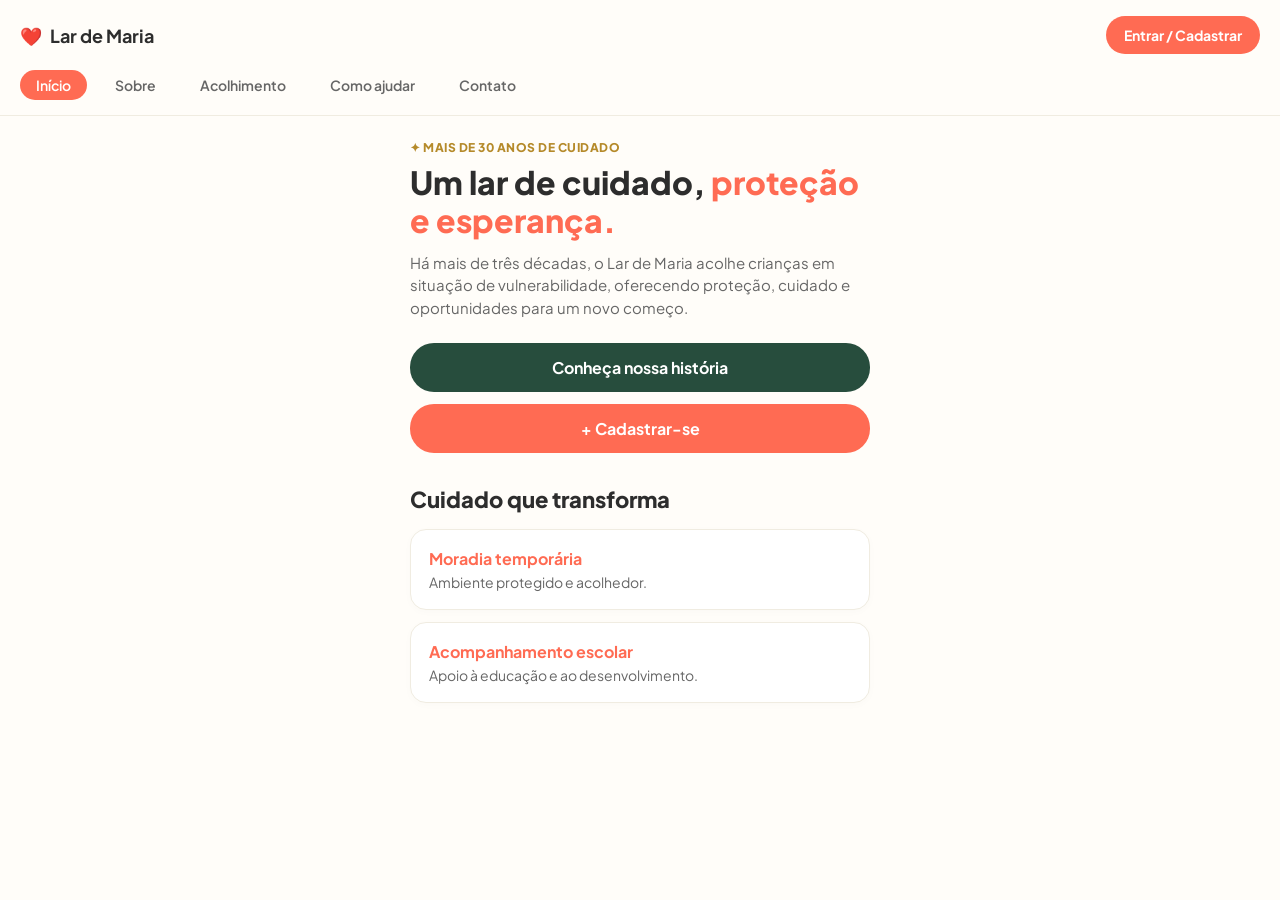
<file: index.html>
<!DOCTYPE html>
<html lang="pt-br">
<head>
    <meta charset="UTF-8">
    <meta name="viewport" content="width=device-width, initial-scale=1.0">
    <title>Lar de Maria</title>
    <link rel="stylesheet" href="estilo.css">
    <link href="https://fonts.googleapis.com/css2?family=Plus+Jakarta+Sans:wght@400;600;700;800&display=swap" rel="stylesheet">
</head>
<body>

    <header id="topo">
        <div class="logo">
            <span class="coracao">❤️</span>
            <strong>Lar de Maria</strong>
        </div>
        <label for="check-modal" class="btn-coral-nav">Entrar / Cadastrar</label>
    </header>

    <nav id="menu">
        <a href="#inicio" class="item-menu active">Início</a>
        <a href="#sobre" class="item-menu">Sobre</a>
        <a href="#acolhimento" class="item-menu">Acolhimento</a>
        <a href="#ajudar" class="item-menu">Como ajudar</a>
        <a href="#agendar" class="item-menu">Contato</a>
    </nav>

    <main id="conteudo">

        <section id="inicio" class="pagina">
            <div class="tag-sub">✦ MAIS DE 30 ANOS DE CUIDADO</div>
            <h1 class="titulo-principal">Um lar de cuidado, <span class="destaque-coral">proteção e esperança.</span></h1>
            <p class="descricao">Há mais de três décadas, o Lar de Maria acolhe crianças em situação de vulnerabilidade, oferecendo proteção, cuidado e oportunidades para um novo começo.</p>
            
            <div class="botoes-grupo">
                <a href="#sobre" class="btn-verde-escuro">Conheça nossa história</a>
                <label for="check-modal" id="btn-cadastrar-home" class="btn-coral">+ Cadastrar-se</label>
            </div>

            <div class="secao-subcards">
                <h2 class="subtitulo">Cuidado que transforma</h2>
                <div class="card-suave">
                    <h4>Moradia temporária</h4>
                    <p>Ambiente protegido e acolhedor.</p>
                </div>
                <div class="card-suave">
                    <h4>Acompanhamento escolar</h4>
                    <p>Apoio à educação e ao desenvolvimento.</p>
                </div>
            </div>
        </section>

        <section id="sobre" class="pagina">
            <div class="tag-sub">✦ NOSSA TRAJETÓRIA</div>
            <h1 class="titulo-principal">Nossa <span class="destaque-coral">história</span></h1>
            <p class="descricao">O Lar de Maria foi fundado por Maria Salete Rodrigues Santana e, ao longo de mais de três décadas, ampliou sua estrutura no bairro de Jardim Massangana.</p>
            <div class="card-foto">
                <div class="badge-foto">Atividade cultural</div>
            </div>
        </section>

        <section id="acolhimento" class="pagina">
            <div class="tag-sub">✦ COMO FUNCIONA</div>
            <h1 class="titulo-principal">O <span class="destaque-coral">acolhimento</span></h1>
            <p class="descricao">O atendimento é voltado principalmente a crianças de 0 a 12 anos incompletos em situação de risco e vulnerabilidade.</p>

            <h2 class="subtitulo">Cuidado integral no dia a dia</h2>
            <div class="lista-cards">
                <div class="card-suave">
                    <h4>Moradia e proteção</h4>
                    <p>Ambiente seguro e acolhedor.</p>
                </div>
                <div class="card-suave">
                    <h4>Alimentação</h4>
                    <p>Refeições e cuidados adequados.</p>
                </div>
                <div class="card-suave">
                    <h4>Educação</h4>
                    <p>Acompanhamento escolar.</p>
                </div>
                <div class="card-suave">
                    <h4>Saúde e apoio</h4>
                    <p>Cuidados de saúde e suporte psicossocial.</p>
                </div>
            </div>
        </section>

        <section id="ajudar" class="pagina">
            <div class="tag-sub">✦ FAÇA A DIFERENÇA</div>
            <h1 class="titulo-principal">Como você pode <span class="destaque-coral">ajudar</span></h1>
            <p class="descricao">O apoio de doadores e voluntários ajuda a manter o acolhimento e os cuidados oferecidos pelo Lar de Maria.</p>

            <div class="lista-cards">
                <a href="#apadrinhar" class="card-suave link-card">
                    <span class="emoji-card">💛</span>
                    <div>
                        <h4>Apadrinhar uma criança</h4>
                        <p>Crie um vínculo afetivo especial</p>
                    </div>
                </a>
                <a href="#agendar" class="card-suave link-card">
                    <span class="emoji-card">📅</span>
                    <div>
                        <h4>Agendar uma visita</h4>
                        <p>Venha conhecer o Lar de Maria</p>
                    </div>
                </a>
                <div class="card-suave link-card">
                    <span class="emoji-card">🎁</span>
                    <div>
                        <h4>Fazer uma doação</h4>
                        <p>PIX ou doação de itens</p>
                    </div>
                </div>
            </div>

            <div class="card-banner-orange">
                <div class="tag-sub-white">✦ VOLUNTÁRIOS</div>
                <h3>Junte-se à nossa rede</h3>
                <p>Visitantes, educadores, prestadores de serviço, profissionais de saúde — toda forma de ajuda é bem-vinda.</p>
            </div>
        </section>

        <section id="apadrinhar" class="pagina">
            <div class="tag-sub">✦ TRANSFORME UMA VIDA</div>
            <h1 class="titulo-principal">Solicitar <span class="destaque-coral">apadrinhamento</span></h1>
            <p class="descricao">O apadrinhamento afetivo cria um vínculo especial, oferecendo atenção e presença nas datas importantes.</p>

            <h2 class="subtitulo">Crianças disponíveis</h2>
            <div class="card-crianca">
                <div class="avatar-box">S</div>
                <div class="info-crianca">
                    <h3>Sofia <span class="badge-idade">6 anos</span></h3>
                    <p>Adora dançar e desenhar. Muito carinhosa e alegre.</p>
                    <div class="tags-hobbies">
                        <span>Dança</span>
                        <span>Desenho</span>
                    </div>
                    <label for="check-modal" class="btn-verde-block">Solicitar apadrinhamento</label>
                </div>
            </div>
        </section>

        <section id="agendar" class="pagina">
            <div class="tag-sub">✦ VENHA NOS CONHECER</div>
            <h1 class="titulo-principal">Agendar <span class="destaque-coral">visita</span></h1>
            <p class="descricao">Escolha uma data e horário disponíveis. Domingos e datas passadas não estão disponíveis.</p>

            <div class="card-bloqueado">
                <span class="icone-tranca">🔐</span>
                <h3>Login necessário</h3>
                <p>Para agendar uma visita, você precisa estar logado.</p>
                <label for="check-modal" class="btn-coral-block">Entrar / Cadastrar-se</label>
            </div>
        </section>

    </main>

    <input type="checkbox" id="check-modal" style="display: none;">
    <div id="janela-modal">
        <div class="conteudo-modal">
            
            <input type="radio" name="aba-modal" id="tab-login" checked style="display: none;">
            <input type="radio" name="aba-modal" id="tab-cadastro" style="display: none;">

            <div class="modal-abas">
                <label for="tab-login" class="aba-item label-login">Entrar</label>
                <label for="tab-cadastro" class="aba-item label-cadastro">Cadastrar</label>
            </div>

            <div class="form-secao form-login">
                <h2>Acesse sua conta</h2>
                <p>Digite seus dados para continuar</p>
                <input id="loginemail" type="email" placeholder="Digite seu e-mail" class="campo-input">
                <input id="loginsenha" type="password" placeholder="Digite sua senha" class="campo-input">
                <button type="button" class="btn-coral-block" onclick="fazerlogin()">Entrar</button>
            </div>

            <div class="form-secao form-cadastro">
                <h2>Crie sua conta</h2>
                <p>Preencha os dados abaixo</p>
                <input id="cadastronome" type="text" placeholder="Nome completo" class="campo-input">
                <input id="cadastroemail" type="email" placeholder="Digite seu e-mail" class="campo-input">
                <input id="cadastrosenha" type="password" placeholder="Crie uma senha" class="campo-input">
                <button type="button" class="btn-coral-block" onclick="confirmarcadastro()">Cadastrar</button>
            </div>

            <label for="check-modal" class="btn-fechar">Fechar</label>

            <script type="module" src="script.js"></script>
        </div>
    </div>

</body>
</html>
</file>
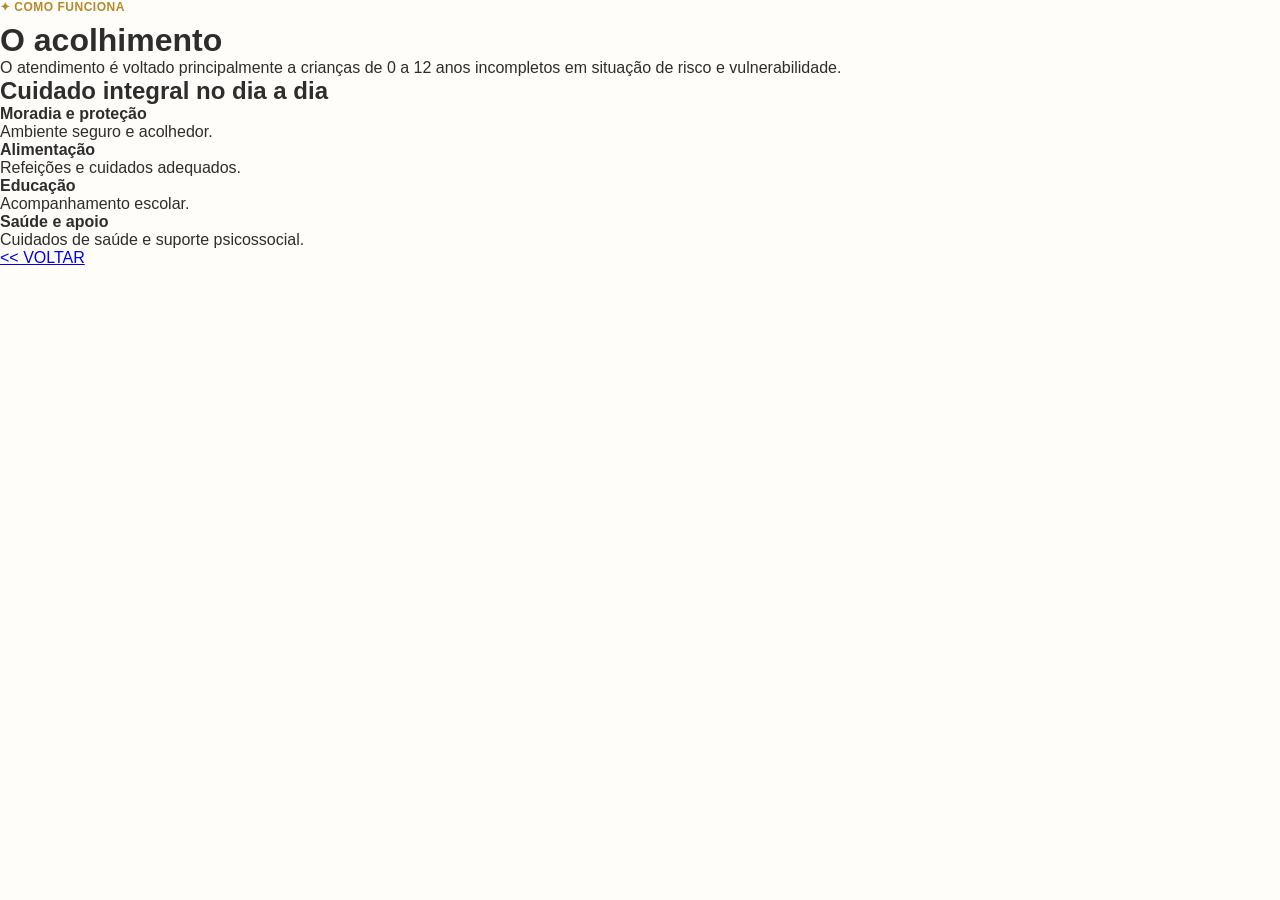
<file: acolhimento.html>
<!DOCTYPE html>
<html lang="pt-br">
<head>
    <meta charset="UTF-8">
    <meta name="viewport" content="width=device-width, initial-scale=1.0">
    <title>Acolhimento - Lar de Maria</title>
    <link rel="stylesheet" href="estilo.css">
</head>
<body>
    <div class="tag-sub">✦ COMO FUNCIONA</div>
    <h1>O <span>acolhimento</span></h1>
    <p>O atendimento é voltado principalmente a crianças de 0 a 12 anos incompletos em situação de risco e vulnerabilidade.</p>

    <h2>Cuidado integral no dia a dia</h2>
    <div>
        <div>
            <h4>Moradia e proteção</h4>
            <p>Ambiente seguro e acolhedor.</p>
        </div>
        <div>
            <h4>Alimentação</h4>
            <p>Refeições e cuidados adequados.</p>
        </div>
        <div>
            <h4>Educação</h4>
            <p>Acompanhamento escolar.</p>
        </div>
        <div>
            <h4>Saúde e apoio</h4>
            <p>Cuidados de saúde e suporte psicossocial.</p>
        </div>
    </div>

    <a href="index.html">&lt;&lt; VOLTAR</a>
</body>
</html>
</file>
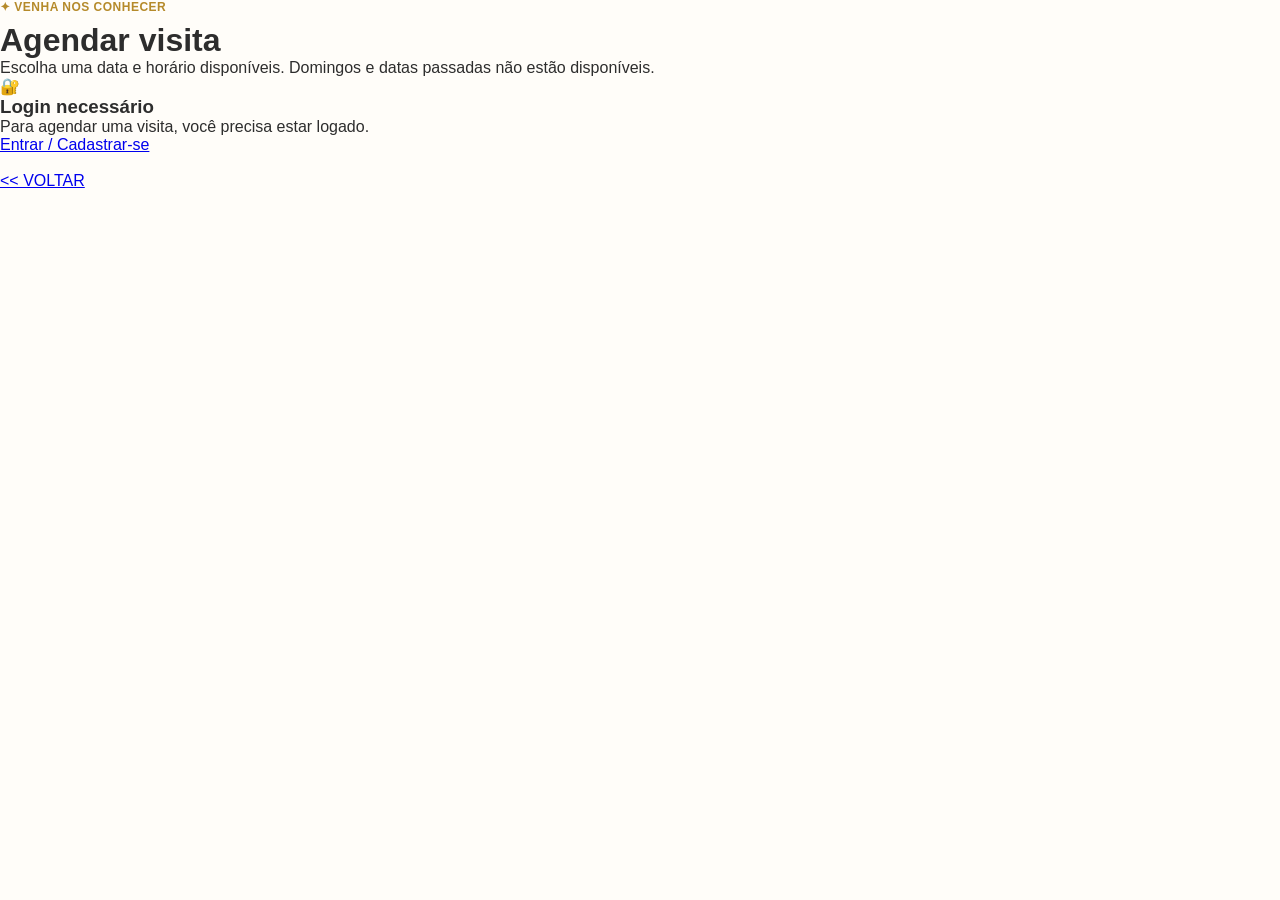
<file: agendar.html>
<!DOCTYPE html>
<html lang="pt-br">
<head>
    <meta charset="UTF-8">
    <meta name="viewport" content="width=device-width, initial-scale=1.0">
    <title>Agendar Visita - Lar de Maria</title>
    <link rel="stylesheet" href="estilo.css">
</head>
<body>
    <div class="tag-sub">✦ VENHA NOS CONHECER</div>
    <h1>Agendar <span>visita</span></h1>
    <p>Escolha uma data e horário disponíveis. Domingos e datas passadas não estão disponíveis.</p>

    <div>
        <span>🔐</span>
        <h3>Login necessário</h3>
        <p>Para agendar uma visita, você precisa estar logado.</p>
        <a href="index.html">Entrar / Cadastrar-se</a>
    </div>

    <br>
    <a href="index.html">&lt;&lt; VOLTAR</a>
</body>
</html>
</file>
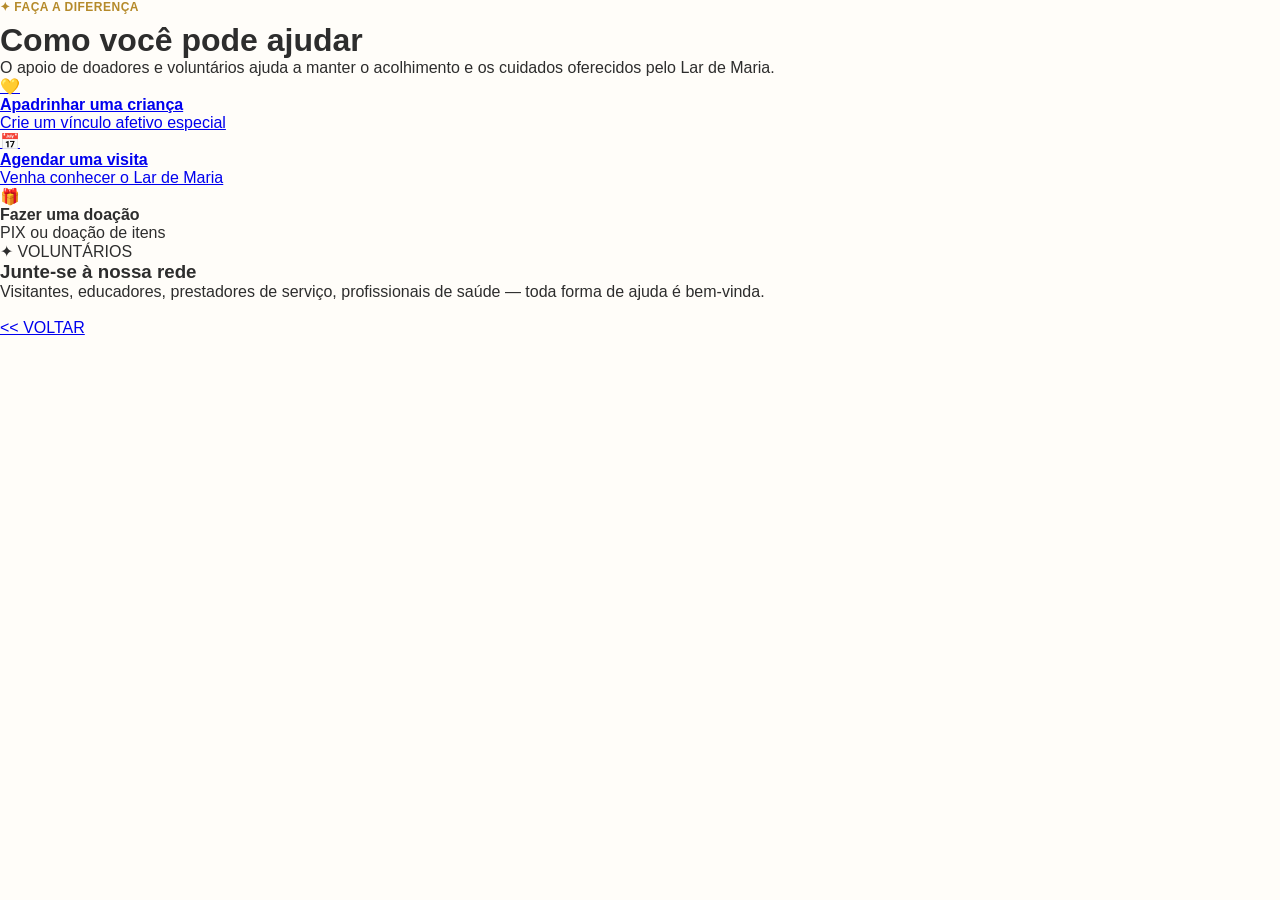
<file: ajudar.html>
<!DOCTYPE html>
<html lang="pt-br">
<head>
    <meta charset="UTF-8">
    <meta name="viewport" content="width=device-width, initial-scale=1.0">
    <title>Como Ajudar - Lar de Maria</title>
    <link rel="stylesheet" href="estilo.css">
</head>
<body>
    <div class="tag-sub">✦ FAÇA A DIFERENÇA</div>
    <h1>Como você pode <span>ajudar</span></h1>
    <p>O apoio de doadores e voluntários ajuda a manter o acolhimento e os cuidados oferecidos pelo Lar de Maria.</p>

    <div>
        <a href="apadrinhar.html">
            <span>💛</span>
            <div>
                <h4>Apadrinhar uma criança</h4>
                <p>Crie um vínculo afetivo especial</p>
            </div>
        </a>

        <a href="agendar.html">
            <span>📅</span>
            <div>
                <h4>Agendar uma visita</h4>
                <p>Venha conhecer o Lar de Maria</p>
            </div>
        </a>

        <div>
            <span>🎁</span>
            <div>
                <h4>Fazer uma doação</h4>
                <p>PIX ou doação de itens</p>
            </div>
        </div>
    </div>

    <div>
        <div>✦ VOLUNTÁRIOS</div>
        <h3>Junte-se à nossa rede</h3>
        <p>Visitantes, educadores, prestadores de serviço, profissionais de saúde — toda forma de ajuda é bem-vinda.</p>
    </div>

    <br>
    <a href="index.html">&lt;&lt; VOLTAR</a>
</body>
</html>
</file>
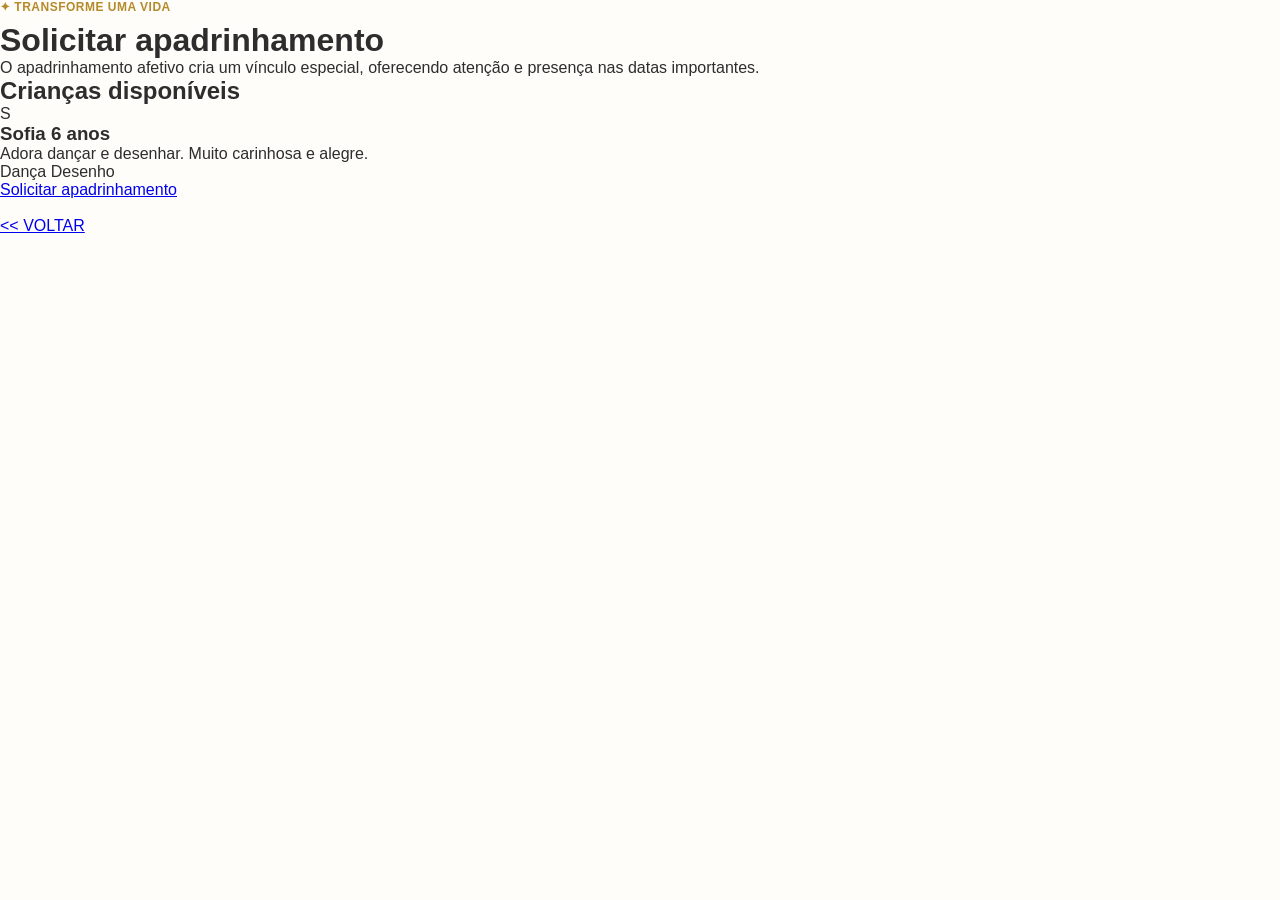
<file: apadrinhar.html>
<!DOCTYPE html>
<html lang="pt-br">
<head>
    <meta charset="UTF-8">
    <meta name="viewport" content="width=device-width, initial-scale=1.0">
    <title>Apadrinhar - Lar de Maria</title>
    <link rel="stylesheet" href="estilo.css">
</head>
<body>
    <div class="tag-sub">✦ TRANSFORME UMA VIDA</div>
    <h1>Solicitar <span>apadrinhamento</span></h1>
    <p>O apadrinhamento afetivo cria um vínculo especial, oferecendo atenção e presença nas datas importantes.</p>

    <h2>Crianças disponíveis</h2>
    <div>
        <div>S</div>
        <div>
            <h3>Sofia <span>6 anos</span></h3>
            <p>Adora dançar e desenhar. Muito carinhosa e alegre.</p>
            <div>
                <span>Dança</span>
                <span>Desenho</span>
            </div>
            <a href="index.html">Solicitar apadrinhamento</a>
        </div>
    </div>

    <br>
    <a href="index.html">&lt;&lt; VOLTAR</a>
</body>
</html>
</file>
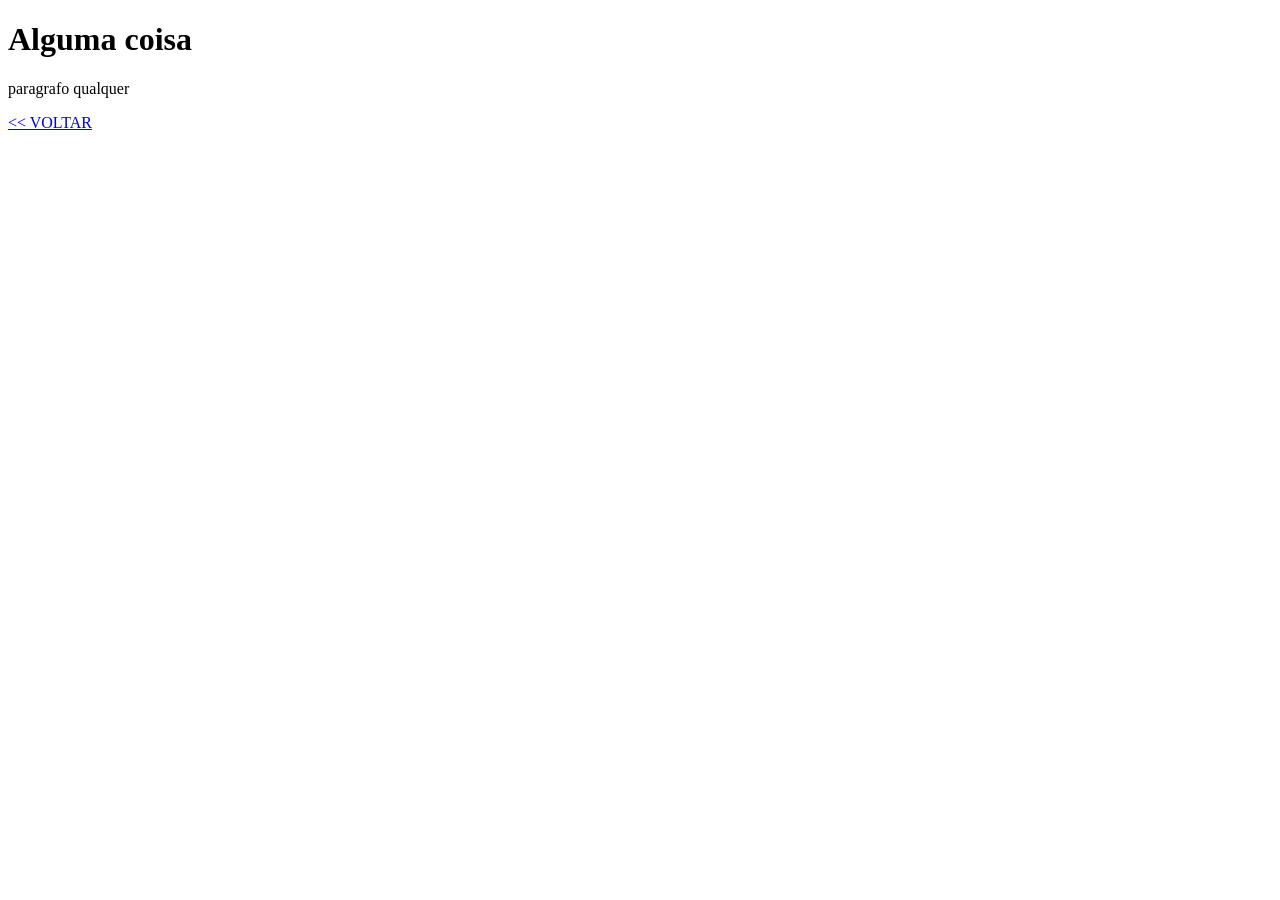
<file: pagina1.html>
<!DOCTYPE html>
<html lang="pt-br">
<head>
    <meta charset="UTF-8">
    <meta name="viewport" content="width=device-width, initial-scale=1.0">
    <title>Página de testes</title>
</head>
<body>
    <h1>Alguma coisa</h1>
    <p>paragrafo qualquer</p>
    <a href="index.html"><< VOLTAR</a>
</body>
</html>
</file>
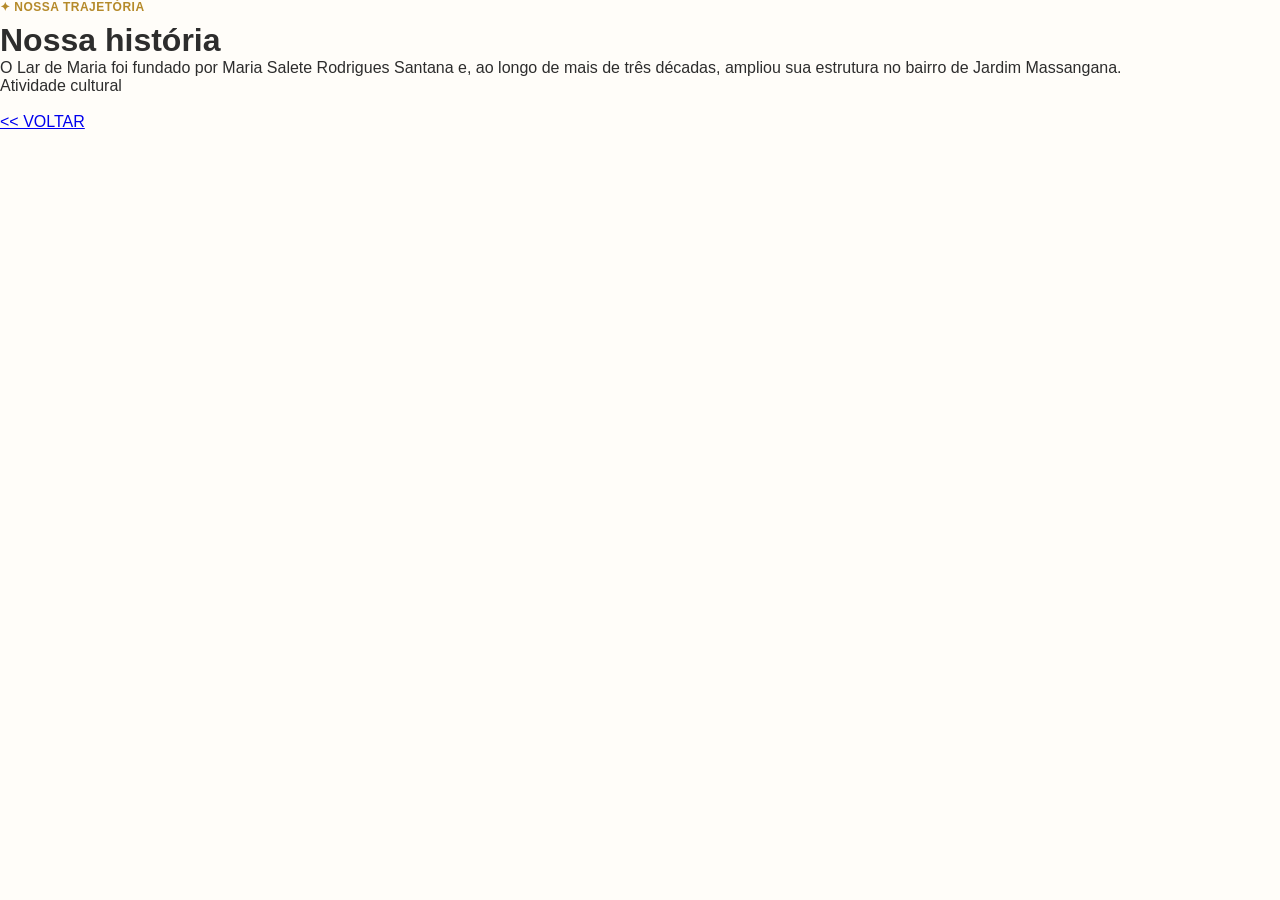
<file: sobre.html>
<!DOCTYPE html>
<html lang="pt-br">
<head>
    <meta charset="UTF-8">
    <meta name="viewport" content="width=device-width, initial-scale=1.0">
    <title>Sobre Nós - Lar de Maria</title>
    <link rel="stylesheet" href="estilo.css">
</head>
<body>
    <div class="tag-sub">✦ NOSSA TRAJETÓRIA</div>
    <h1>Nossa <span>história</span></h1>
    <p>O Lar de Maria foi fundado por Maria Salete Rodrigues Santana e, ao longo de mais de três décadas, ampliou sua estrutura no bairro de Jardim Massangana.</p>
    
    <div>
        <div>Atividade cultural</div>
    </div>

    <br>
    <a href="index.html">&lt;&lt; VOLTAR</a>
</body>
</html>
</file>
<file: estilo.css>
* {
    box-sizing: border-box;
    margin: 0;
    padding: 0;
}

body {
    font-family: 'Plus Jakarta Sans', sans-serif;
    background-color: #FFFDF9;
    color: #2D2D2D;
    padding-bottom: 40px;
}

#topo {
    display: flex;
    justify-content: space-between;
    align-items: center;
    padding: 16px 20px;
    background-color: #FFFDF9;
}

.logo {
    display: flex;
    align-items: center;
    gap: 8px;
    font-size: 18px;
}

.coracao {
    color: #FF6B53;
}

.btn-coral-nav {
    background-color: #FF6B53;
    color: white;
    padding: 10px 18px;
    border-radius: 20px;
    font-size: 14px;
    font-weight: 700;
    cursor: pointer;
}

#menu {
    display: flex;
    gap: 12px;
    padding: 0 20px 15px 20px;
    overflow-x: auto;
    border-bottom: 1px solid #F0ECE1;
}

.item-menu {
    text-decoration: none;
    color: #666;
    font-weight: 600;
    font-size: 14px;
    padding: 6px 16px;
    border-radius: 16px;
    white-space: nowrap;
}

.item-menu:hover, .item-menu.active {
    background-color: #FF6B53;
    color: white;
}

#conteudo {
    padding: 24px 20px;
    max-width: 500px;
    margin: 0 auto;
}

.pagina {
    display: none;
}

.pagina:target {
    display: block;
}

.pagina-unica {
    display: block;
}

#inicio {
    display: block;
}

.tag-sub {
    color: #B58A2A;
    font-size: 12px;
    font-weight: 800;
    letter-spacing: 0.5px;
    margin-bottom: 8px;
}

.titulo-principal {
    font-size: 32px;
    font-weight: 800;
    line-height: 1.2;
    margin-bottom: 12px;
}

.destaque-coral {
    color: #FF6B53;
}

.descricao {
    color: #666;
    font-size: 15px;
    line-height: 1.5;
    margin-bottom: 24px;
}

.subtitulo {
    font-size: 22px;
    font-weight: 800;
    margin: 32px 0 16px 0;
}

.botoes-grupo {
    display: flex;
    flex-direction: column;
    gap: 12px;
}

.btn-verde-escuro {
    background-color: #274D3D;
    color: white;
    text-align: center;
    padding: 14px;
    border-radius: 24px;
    text-decoration: none;
    font-weight: 700;
}

.btn-coral {
    background-color: #FF6B53;
    color: white;
    text-align: center;
    padding: 14px;
    border-radius: 24px;
    text-decoration: none;
    font-weight: 700;
    cursor: pointer;
}

.card-suave {
    background-color: #FFFFFF;
    border: 1px solid #F0ECE1;
    border-radius: 16px;
    padding: 18px;
    margin-bottom: 12px;
    box-shadow: 0 2px 8px rgba(0,0,0,0.02);
}

.card-suave h4 {
    color: #FF6B53;
    font-size: 16px;
    margin-bottom: 4px;
}

.card-suave p {
    color: #666;
    font-size: 14px;
}

.link-card {
    display: flex;
    align-items: center;
    gap: 14px;
    text-decoration: none;
}

.emoji-card {
    font-size: 24px;
}

.card-banner-orange {
    background: linear-gradient(135deg, #FF6B53, #FF8E53);
    color: white;
    border-radius: 20px;
    padding: 24px;
    margin-top: 24px;
}

.tag-sub-white {
    font-size: 11px;
    font-weight: 800;
    opacity: 0.9;
    margin-bottom: 6px;
}

.card-banner-orange h3 {
    font-size: 20px;
    margin-bottom: 8px;
}

.card-banner-orange p {
    font-size: 14px;
    opacity: 0.95;
    line-height: 1.4;
}

.card-crianca {
    background: #FFF;
    border: 1px solid #F0ECE1;
    border-radius: 20px;
    overflow: hidden;
}

.avatar-box {
    background-color: #FFD2C9;
    height: 120px;
    display: flex;
    align-items: center;
    justify-content: center;
    font-size: 36px;
    font-weight: 800;
    color: #274D3D;
}

.info-crianca {
    padding: 20px;
}

.badge-idade {
    background-color: #FF6B53;
    color: white;
    font-size: 12px;
    padding: 3px 8px;
    border-radius: 10px;
    margin-left: 8px;
}

.tags-hobbies {
    display: flex;
    gap: 8px;
    margin: 12px 0 20px 0;
}

.tags-hobbies span {
    background-color: #FFF0ED;
    color: #FF6B53;
    font-size: 12px;
    padding: 4px 10px;
    border-radius: 8px;
}

.btn-verde-block {
    display: block;
    background-color: #274D3D;
    color: white;
    text-align: center;
    padding: 12px;
    border-radius: 12px;
    font-weight: 700;
    cursor: pointer;
}

.card-bloqueado {
    background: #FFF;
    border: 1px solid #F0ECE1;
    border-radius: 20px;
    padding: 30px 20px;
    text-align: center;
}

.icone-tranca {
    font-size: 32px;
}

.btn-coral-block {
    display: block;
    width: 100%;
    background-color: #FF6B53;
    color: white;
    border: none;
    padding: 14px;
    border-radius: 12px;
    font-weight: 700;
    margin-top: 16px;
    cursor: pointer;
}

#janela-modal {
    display: none;
    position: fixed;
    top: 0;
    left: 0;
    width: 100%;
    height: 100%;
    background-color: rgba(0,0,0,0.4);
    z-index: 99;
}

#check-modal:checked + #janela-modal {
    display: flex;
    align-items: center;
    justify-content: center;
}

.conteudo-modal {
    background: white;
    padding: 24px;
    border-radius: 20px;
    width: 85%;
    max-width: 360px;
    text-align: center;
}

.modal-abas {
    display: flex;
    border-bottom: 2px solid #F0ECE1;
    margin-bottom: 20px;
}

.aba-item {
    flex: 1;
    padding: 10px;
    font-weight: 700;
    font-size: 14px;
    color: #888;
    cursor: pointer;
}

.form-secao {
    display: none;
}

#tab-login:checked ~ .modal-abas .label-login,
#tab-cadastro:checked ~ .modal-abas .label-cadastro {
    color: #FF6B53;
    border-bottom: 2px solid #FF6B53;
    margin-bottom: -2px;
}

#tab-login:checked ~ .form-login {
    display: block;
}

#tab-cadastro:checked ~ .form-cadastro {
    display: block;
}

.campo-input {
    width: 100%;
    padding: 12px;
    margin-top: 12px;
    border: 1px solid #DDD;
    border-radius: 10px;
    font-size: 14px;
}

#modal-confirmacao-logout {
    position: fixed;
    top: 50%;
    left: 50%;
    transform: translate(-50%, -50%);
    padding: 24px;
    border-radius: 20px;
    border: 1px solid #F0ECE1;
    box-shadow: 0 10px 25px rgba(0,0,0,0.15);
    text-align: center;
    background-color: #FFFFFF;
    z-index: 1000;
    width: 85%;
    max-width: 320px;
}

#modal-confirmacao-logout::backdrop {
    background-color: rgba(0, 0, 0, 0.4);
}

dialog#modal-alerta-custom {
    position: fixed;
    inset: 0;
    margin: auto;
    width: 85%;
    max-width: 320px;
    padding: 24px;
    border-radius: 20px;
    border: 1px solid #F0ECE1;
    box-shadow: 0 10px 25px rgba(0,0,0,0.15);
    text-align: center;
    background-color: #FFFFFF;
    z-index: 10000;
}

dialog#modal-alerta-custom::backdrop {
    background-color: rgba(0, 0, 0, 0.4);
}

dialog#modal-alerta-custom #btn-ok-alerta {
    padding: 12px 28px;
    cursor: pointer;
    background-color: #FF6B53;
    color: #FFFFFF;
    border: none;
    border-radius: 12px;
    font-weight: 700;
    font-size: 14px;
    display: inline-block;
    transition: background-color 0.2s;
    margin-top: 16px;
}

dialog#modal-alerta-custom #btn-ok-alerta:hover {
    background-color: #e55a43;
}

.btn-fechar {
    display: inline-block;
    margin-top: 16px;
    color: #888;
    font-size: 14px;
    cursor: pointer;
}
</file>
